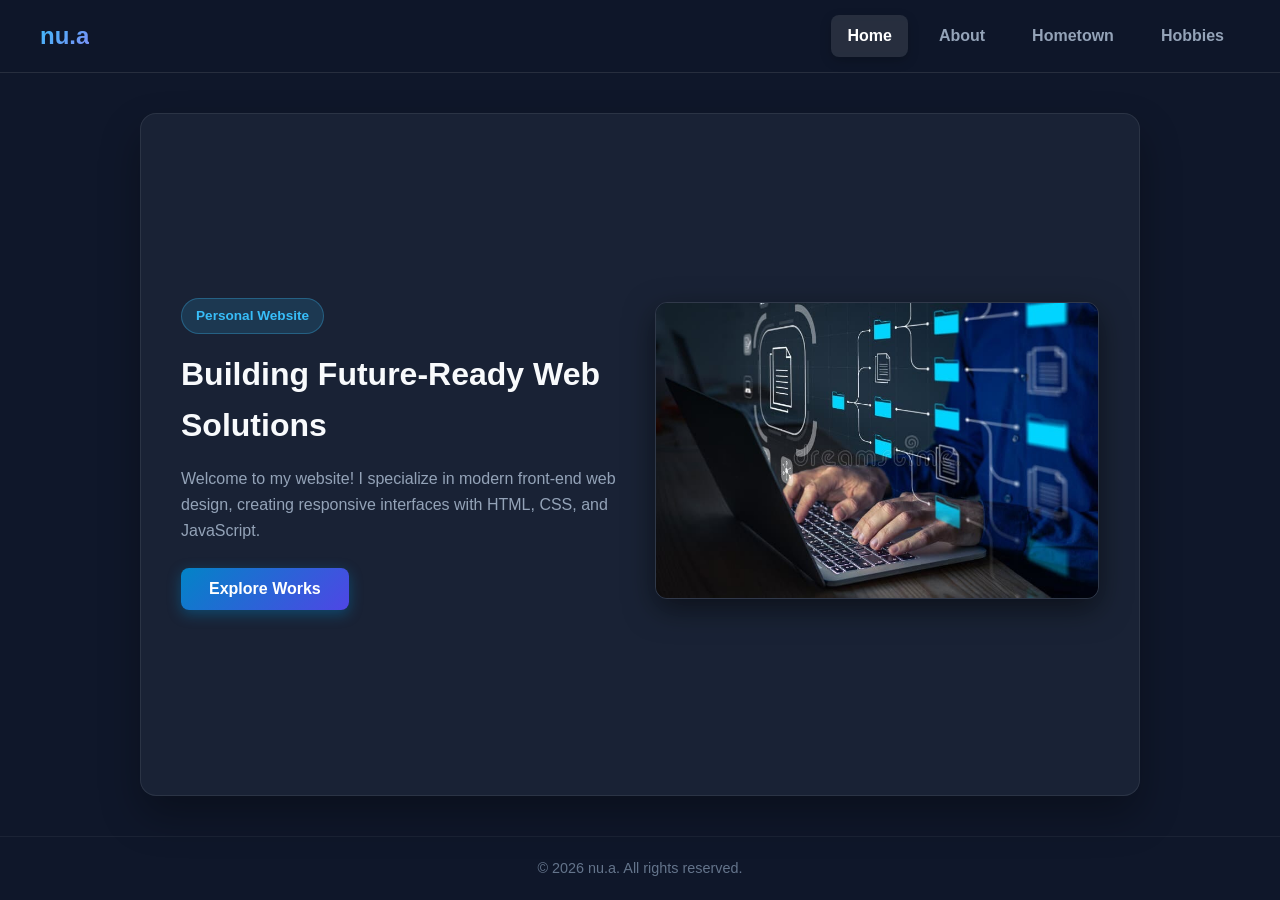
<file: index.html>
<!DOCTYPE html>
<html lang="en">
<head>
    <meta charset="UTF-8">
    <meta name="viewport" content="width=device-width, initial-scale=1.0">
    <title>Portfolio - Home</title>
    <link rel="stylesheet" href="style.css">
</head>
<body>

    <header>
        <div class="logo">nu.a</div>
        <nav>
            <a href="index.html" class="nav-btn active">Home</a>
            <a href="about.html" class="nav-btn">About</a>
            <a href="hometown.html" class="nav-btn">Hometown</a>
            <a href="hobbies.html" class="nav-btn">Hobbies</a>
        </nav>
    </header>

    <div class="container grid-2">
        <div>
            <span class="badge">Personal Website</span>
            <h1>Building Future-Ready Web Solutions</h1>
            <p style="color: #94a3b8; margin-bottom: 25px;">
                Welcome to my website! I specialize in modern front-end web design, creating responsive interfaces with HTML, CSS, and JavaScript.
            </p>
            <button class="btn-primary" id="interactiveBtn">Explore Works</button>
        </div>
        <div>
            <img src="tech.jpg" alt="Developer Workspace" class="profile-img">
        </div>
    </div>

    <footer>&copy; 2026 nu.a. All rights reserved.</footer>

    <script>
        document.getElementById('interactiveBtn').addEventListener('click', () => {
            alert("Thank you for viewing my website! Feel free to explore the navigation menu.");
        });
    </script>
</body>
</html>
</file>
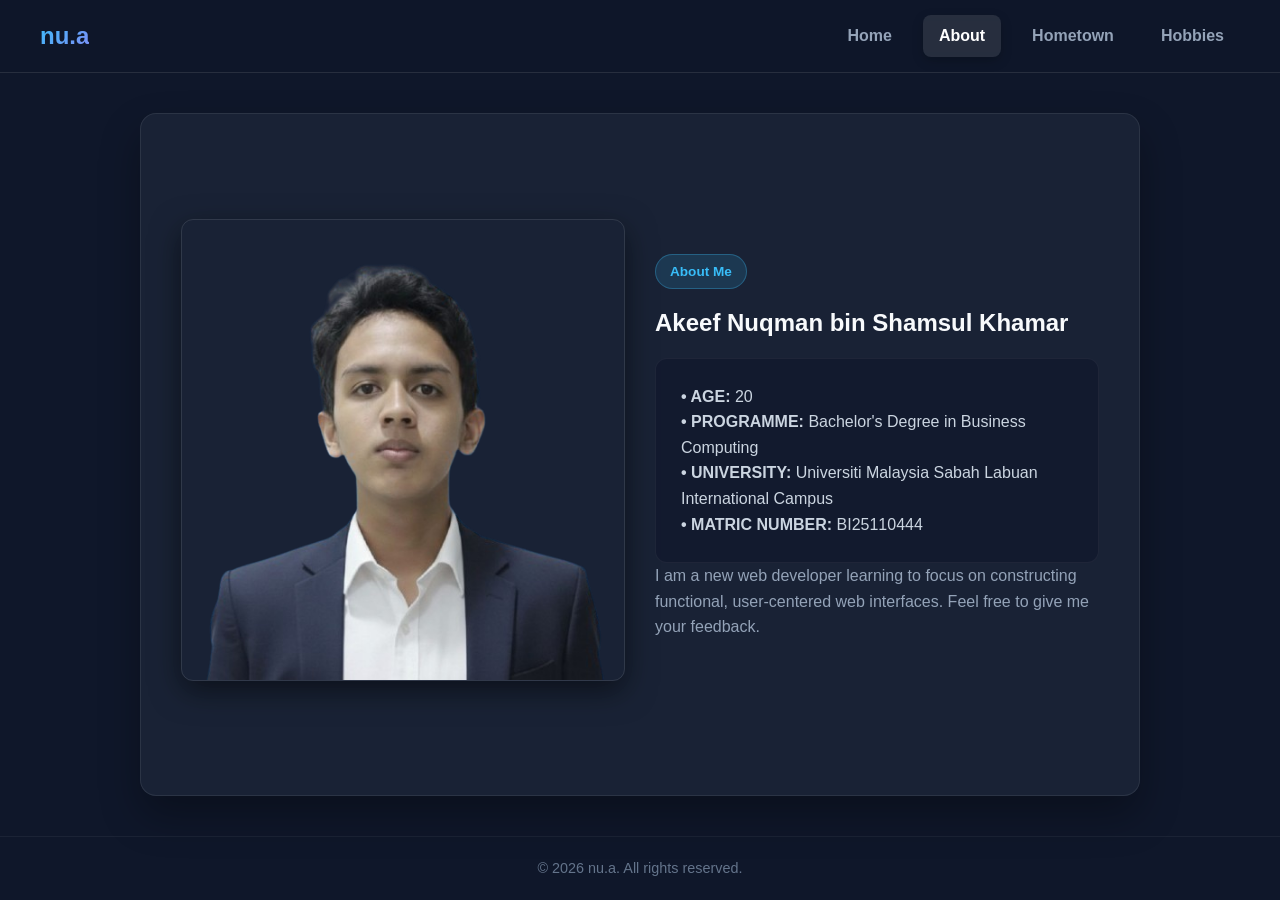
<file: about.html>
<!DOCTYPE html>
<html lang="en">
<head>
    <meta charset="UTF-8">
    <meta name="viewport" content="width=device-width, initial-scale=1.0">
    <title>About Me</title>
    <link rel="stylesheet" href="style.css">
</head>
<body>

    <header>
        <div class="logo">nu.a</div>
        <nav>
            <a href="index.html" class="nav-btn">Home</a>
            <a href="about.html" class="nav-btn active">About</a>
            <a href="hometown.html" class="nav-btn">Hometown</a>
            <a href="hobbies.html" class="nav-btn">Hobbies</a>
        </nav>
    </header>

    <div class="container grid-2">
        <div>
            <img src="me-2-removebg-preview.png" alt="Profile Picture" class="profile-img">
        </div>
        <div>
            <span class="badge">About Me</span>
            <h2>Akeef Nuqman bin Shamsul Khamar</h2>
            
            <div class="card" style="margin-top: 15px;">
                <p style="color: #cbd5e1;"><strong>• AGE: </strong> 20 </p>
                <p style="color: #cbd5e1;"><strong>• PROGRAMME: </strong> Bachelor's Degree in Business Computing</p>
                <p style="color: #cbd5e1;"><strong>• UNIVERSITY: </strong> Universiti Malaysia Sabah Labuan International Campus </p>
                <p style="color: #cbd5e1;"><strong>• MATRIC NUMBER: </strong> BI25110444 </p>
            </div>
              <p style="color: #94a3b8; margin-bottom: 15px;">
                I am a new web developer learning to focus on constructing functional, user-centered web interfaces. Feel free to give me your feedback.
            </p>
        </div>
    </div>

    <footer>&copy; 2026 nu.a. All rights reserved.</footer>

</body>
</html>
</file>
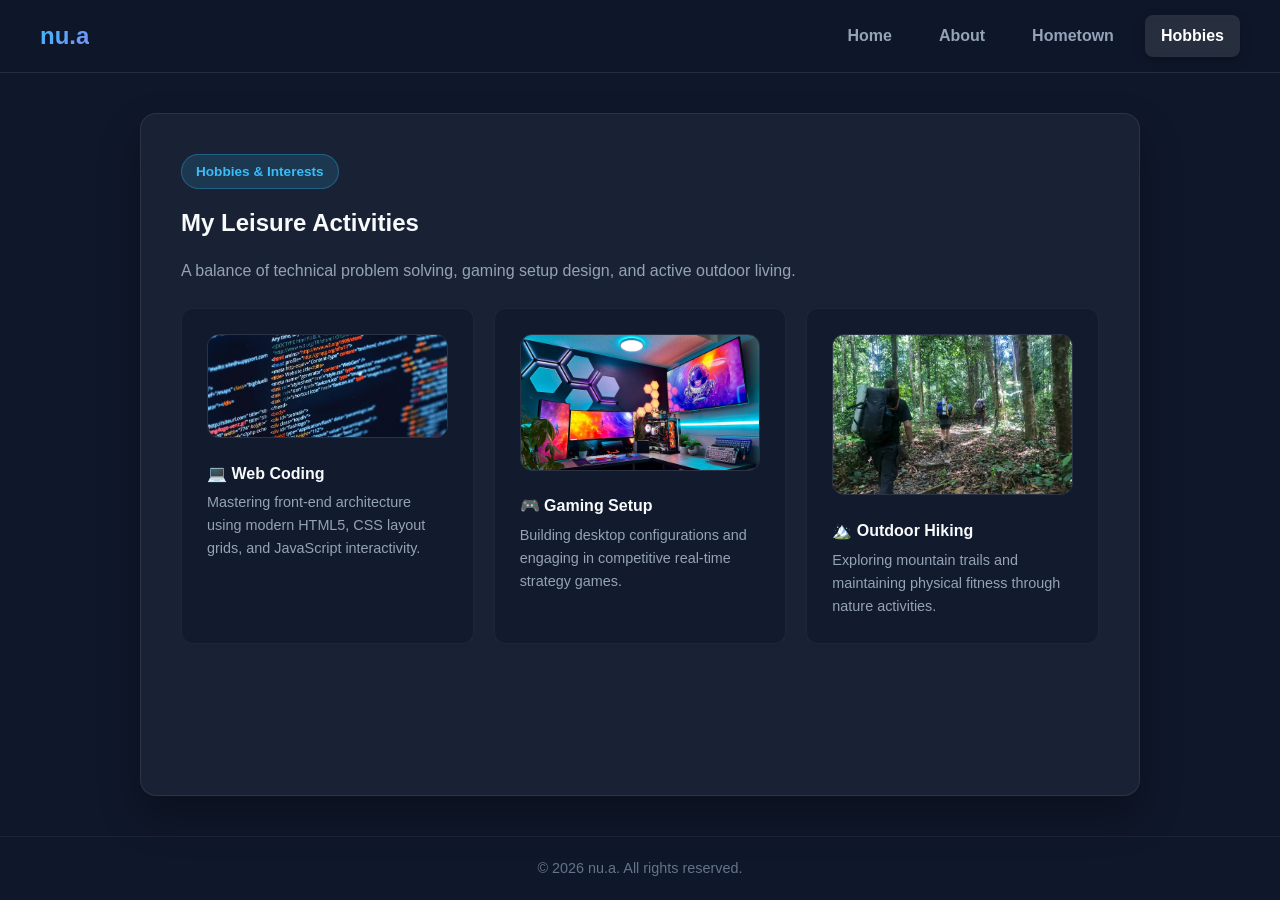
<file: hobbies.html>
<!DOCTYPE html>
<html lang="en">
<head>
    <meta charset="UTF-8">
    <meta name="viewport" content="width=device-width, initial-scale=1.0">
    <title>Hobbies</title>
    <link rel="stylesheet" href="style.css">
</head>
<body>

    <header>
        <div class="logo">nu.a</div>
        <nav>
            <a href="index.html" class="nav-btn">Home</a>
            <a href="about.html" class="nav-btn">About</a>
            <a href="hometown.html" class="nav-btn">Hometown</a>
            <a href="hobbies.html" class="nav-btn active">Hobbies</a>
        </nav>
    </header>

    <div class="container">
        <span class="badge">Hobbies & Interests</span>
        <h2>My Leisure Activities</h2>
        <p style="color: #94a3b8; margin-bottom: 25px;">
            A balance of technical problem solving, gaming setup design, and active outdoor living.
        </p>

        <div class="grid-3">
            <div class="card">
                <img src="coding.jpg" alt="hobbies 1">
                <h4 style="margin-top: 15px;">💻 Web Coding</h4>
                <p style="color: #94a3b8; font-size: 0.9rem; margin-top: 5px;">Mastering front-end architecture using modern HTML5, CSS layout grids, and JavaScript interactivity.</p>
            </div>
            <div class="card">
                <img src="gaming.jpg" alt="hobbies 2">
                <h4 style="margin-top: 15px;">🎮 Gaming Setup</h4>
                <p style="color: #94a3b8; font-size: 0.9rem; margin-top: 5px;">Building desktop configurations and engaging in competitive real-time strategy games.</p>
            </div>
             <div class="card">
                <img src="trekking.jpg" alt="hobbies 3">
                <h4 style="margin-top: 15px;">🏔️ Outdoor Hiking</h4>
                <p style="color: #94a3b8; font-size: 0.9rem; margin-top: 5px;">Exploring mountain trails and maintaining physical fitness through nature activities.</p>
            </div>
        </div>
    </div>

    <footer>&copy; 2026 nu.a. All rights reserved.</footer>

</body>
</html>
</file>
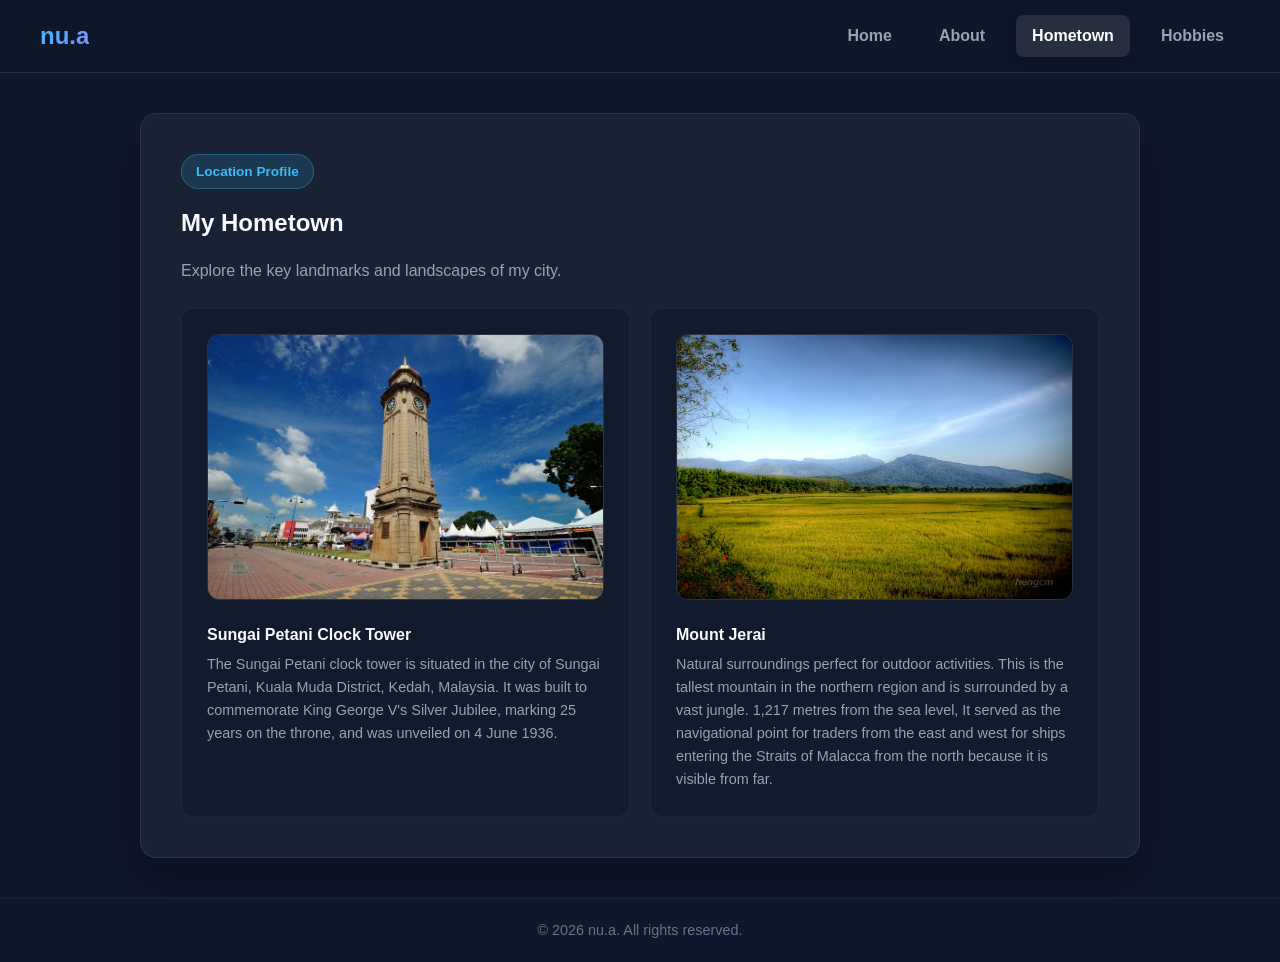
<file: hometown.html>
<!DOCTYPE html>
<html lang="en">
<head>
    <meta charset="UTF-8">
    <meta name="viewport" content="width=device-width, initial-scale=1.0">
    <title>Hometown</title>
    <link rel="stylesheet" href="style.css">
</head>
<body>

    <header>
        <div class="logo">nu.a</div>
        <nav>
            <a href="index.html" class="nav-btn">Home</a>
            <a href="about.html" class="nav-btn">About</a>
            <a href="hometown.html" class="nav-btn active">Hometown</a>
            <a href="hobbies.html" class="nav-btn">Hobbies</a>
        </nav>
    </header>

    <div class="container">
        <span class="badge">Location Profile</span>
        <h2>My Hometown</h2>
        <p style="color: #94a3b8; margin-bottom: 25px;">
            Explore the key landmarks and landscapes of my city.
        </p>

        <div class="grid-3">
            <div class="card">
                <img src="myhometown1.jpg" alt="Hometown Landmark 1">
                <h4 style="margin-top: 15px;">Sungai Petani Clock Tower</h4>
                <p style="color: #94a3b8; font-size: 0.9rem; margin-top: 5px;">The Sungai Petani clock tower is situated in the city of Sungai Petani, Kuala Muda District, Kedah, Malaysia. It was built to commemorate King George V's Silver Jubilee, marking 25 years on the throne, and was unveiled on 4 June 1936.</p>
            </div>
            <div class="card">
                <img src="myhometown2.jpg" alt="Hometown Landmark 2">
                <h4 style="margin-top: 15px;">Mount Jerai</h4>
                <p style="color: #94a3b8; font-size: 0.9rem; margin-top: 5px;">Natural surroundings perfect for outdoor activities. This is the tallest mountain in the northern region and is surrounded by a vast jungle. 1,217 metres from the sea level, It served as the navigational point for traders from the east and west for ships entering the Straits of Malacca from the north because it is visible from far.</p>
            </div>
        </div>
    </div>

    <footer>&copy; 2026 nu.a. All rights reserved.</footer>

</body>
</html>
</file>
<file: style.css>
/* =========================================================
   Global Reset & Styling
   ========================================================= */
* {
    margin: 0;
    padding: 0;
    box-sizing: border-box;
    font-family: 'Segoe UI', Tahoma, Geneva, Verdana, sans-serif;
}

body {
    background-color: #0f172a;
    color: #f8fafc;
    line-height: 1.6;
    min-height: 100vh;
    display: flex;
    flex-direction: column;
}

/* Header & Navigation Bar */
header {
    background: rgba(15, 23, 42, 0.85);
    backdrop-filter: blur(12px);
    position: sticky;
    top: 0;
    z-index: 1000;
    border-bottom: 1px solid rgba(255, 255, 255, 0.1);
    padding: 15px 40px;
    display: flex;
    justify-content: space-between;
    align-items: center;
}

.logo {
    font-size: 1.5rem;
    font-weight: 700;
    background: linear-gradient(135deg, #38bdf8, #818cf8);
    -webkit-background-clip: text;
    -webkit-text-fill-color: transparent;
}

nav {
    display: flex;
    gap: 15px;
}

.nav-btn {
    color: #94a3b8;
    text-decoration: none;
    font-weight: 600;
    padding: 8px 16px;
    border-radius: 8px;
    transition: all 0.3s ease;
}

.nav-btn:hover, .nav-btn.active {
    color: #ffffff;
    background: rgba(255, 255, 255, 0.1);
    box-shadow: 0 4px 12px rgba(0, 0, 0, 0.2);
}

/* Main Container */
.container {
    max-width: 1000px;
    margin: 40px auto;
    padding: 40px;
    background: rgba(30, 41, 59, 0.7);
    border: 1px solid rgba(255, 255, 255, 0.08);
    border-radius: 16px;
    backdrop-filter: blur(8px);
    box-shadow: 0 20px 40px rgba(0, 0, 0, 0.3);
    flex: 1;
}

/* Typography & Badges */
h1, h2, h3 {
    margin-bottom: 15px;
}

.badge {
    display: inline-block;
    padding: 6px 14px;
    background: rgba(56, 189, 248, 0.15);
    color: #38bdf8;
    border: 1px solid rgba(56, 189, 248, 0.3);
    border-radius: 20px;
    font-size: 0.85rem;
    font-weight: 600;
    margin-bottom: 15px;
}

/* Grid Layout for Cards */
.grid-2 {
    display: grid;
    grid-template-columns: 1fr 1fr;
    gap: 30px;
    align-items: center;
}

.grid-3 {
    display: grid;
    grid-template-columns: repeat(auto-fit, minmax(250px, 1fr));
    gap: 20px;
    margin-top: 20px;
}

.card {
    background: rgba(15, 23, 42, 0.6);
    border: 1px solid rgba(255, 255, 255, 0.05);
    padding: 25px;
    border-radius: 12px;
    transition: transform 0.3s ease, border-color 0.3s ease;
}

.card:hover {
    transform: translateY(-5px);
    border-color: rgba(56, 189, 248, 0.4);
}

/* Buttons */
.btn-primary {
    display: inline-block;
    background: linear-gradient(135deg, #0284c7, #4f46e5);
    color: white;
    padding: 12px 28px;
    border: none;
    border-radius: 8px;
    font-size: 1rem;
    font-weight: 600;
    cursor: pointer;
    text-decoration: none;
    transition: all 0.3s ease;
    box-shadow: 0 4px 14px rgba(2, 132, 199, 0.4);
}

.btn-primary:hover {
    transform: translateY(-2px);
    box-shadow: 0 6px 20px rgba(2, 132, 199, 0.6);
}

/* Images */
img {
    width: 100%;
    border-radius: 12px;
    object-fit: cover;
    border: 1px solid rgba(255, 255, 255, 0.1);
}

.profile-img {
    box-shadow: 0 10px 30px rgba(0, 0, 0, 0.5);
}

/* Footer */
footer {
    text-align: center;
    padding: 20px;
    color: #64748b;
    font-size: 0.9rem;
    border-top: 1px solid rgba(255, 255, 255, 0.05);
}
</file>
